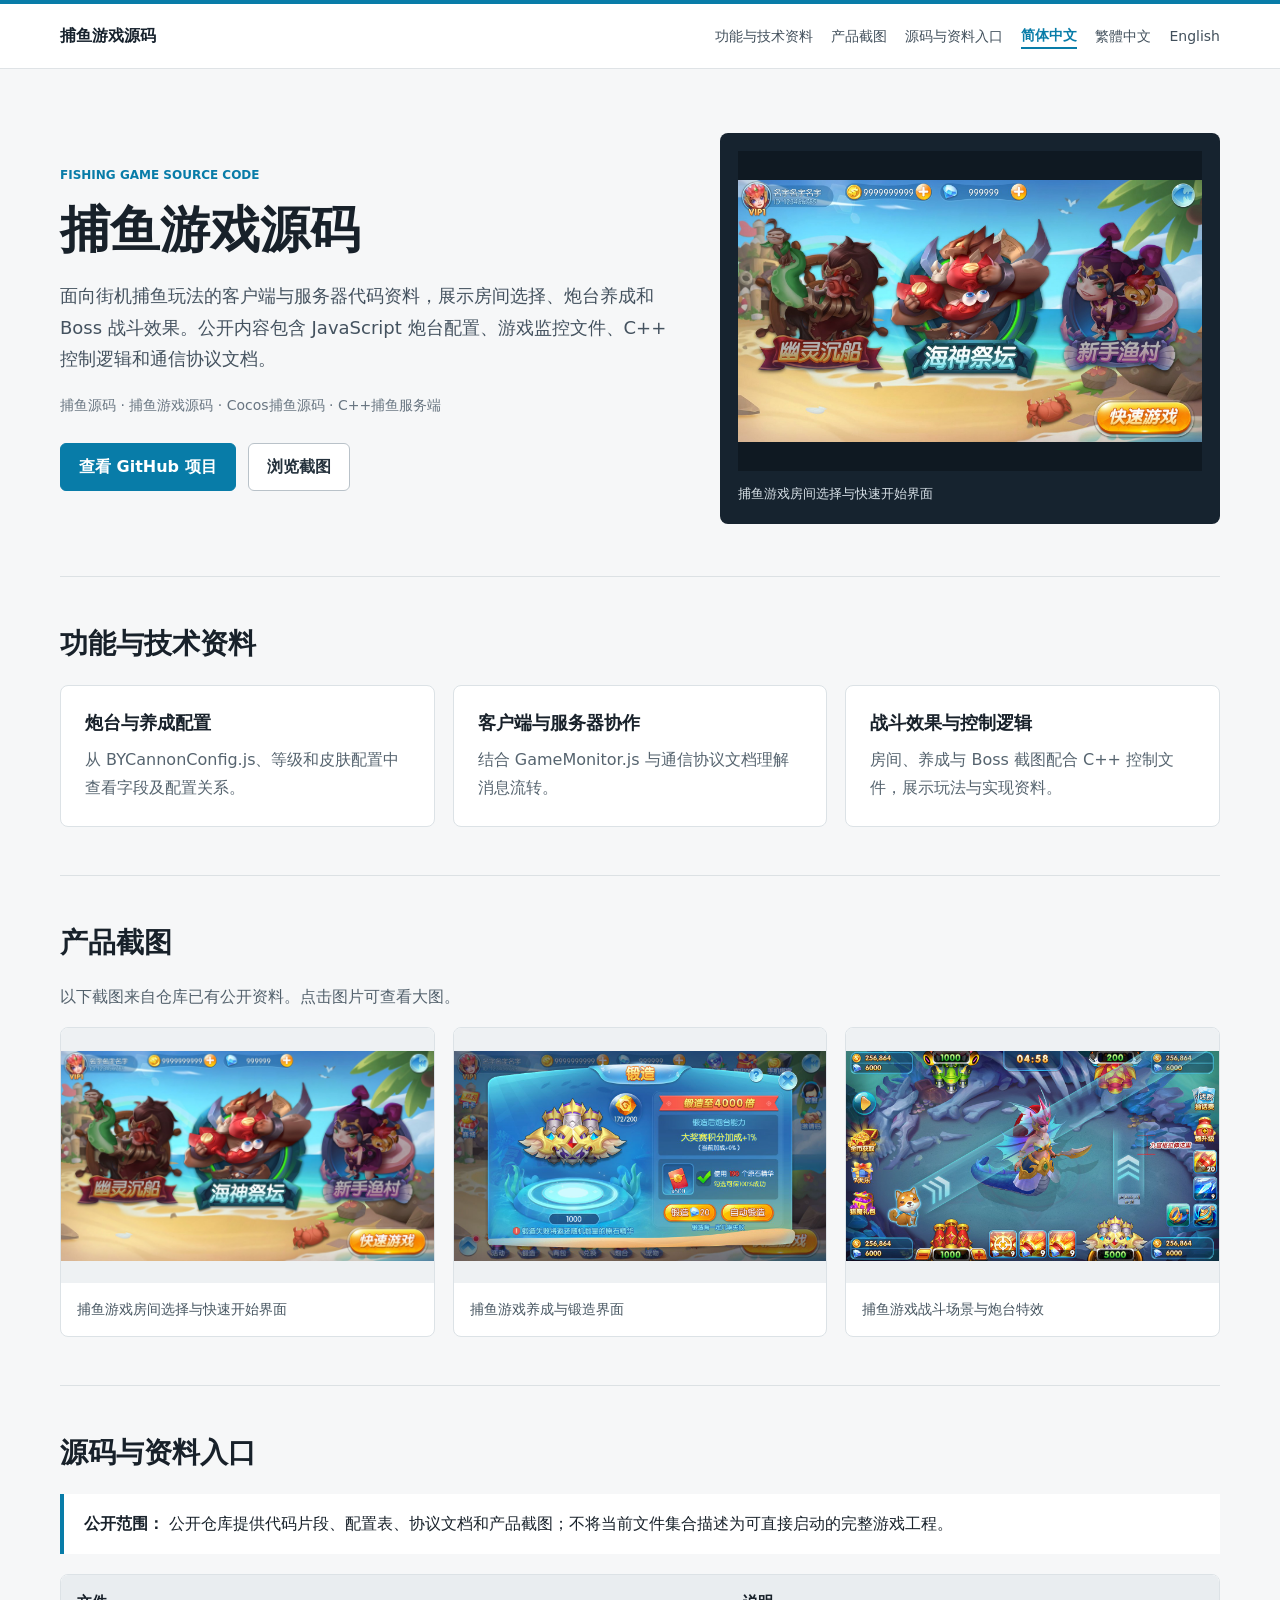
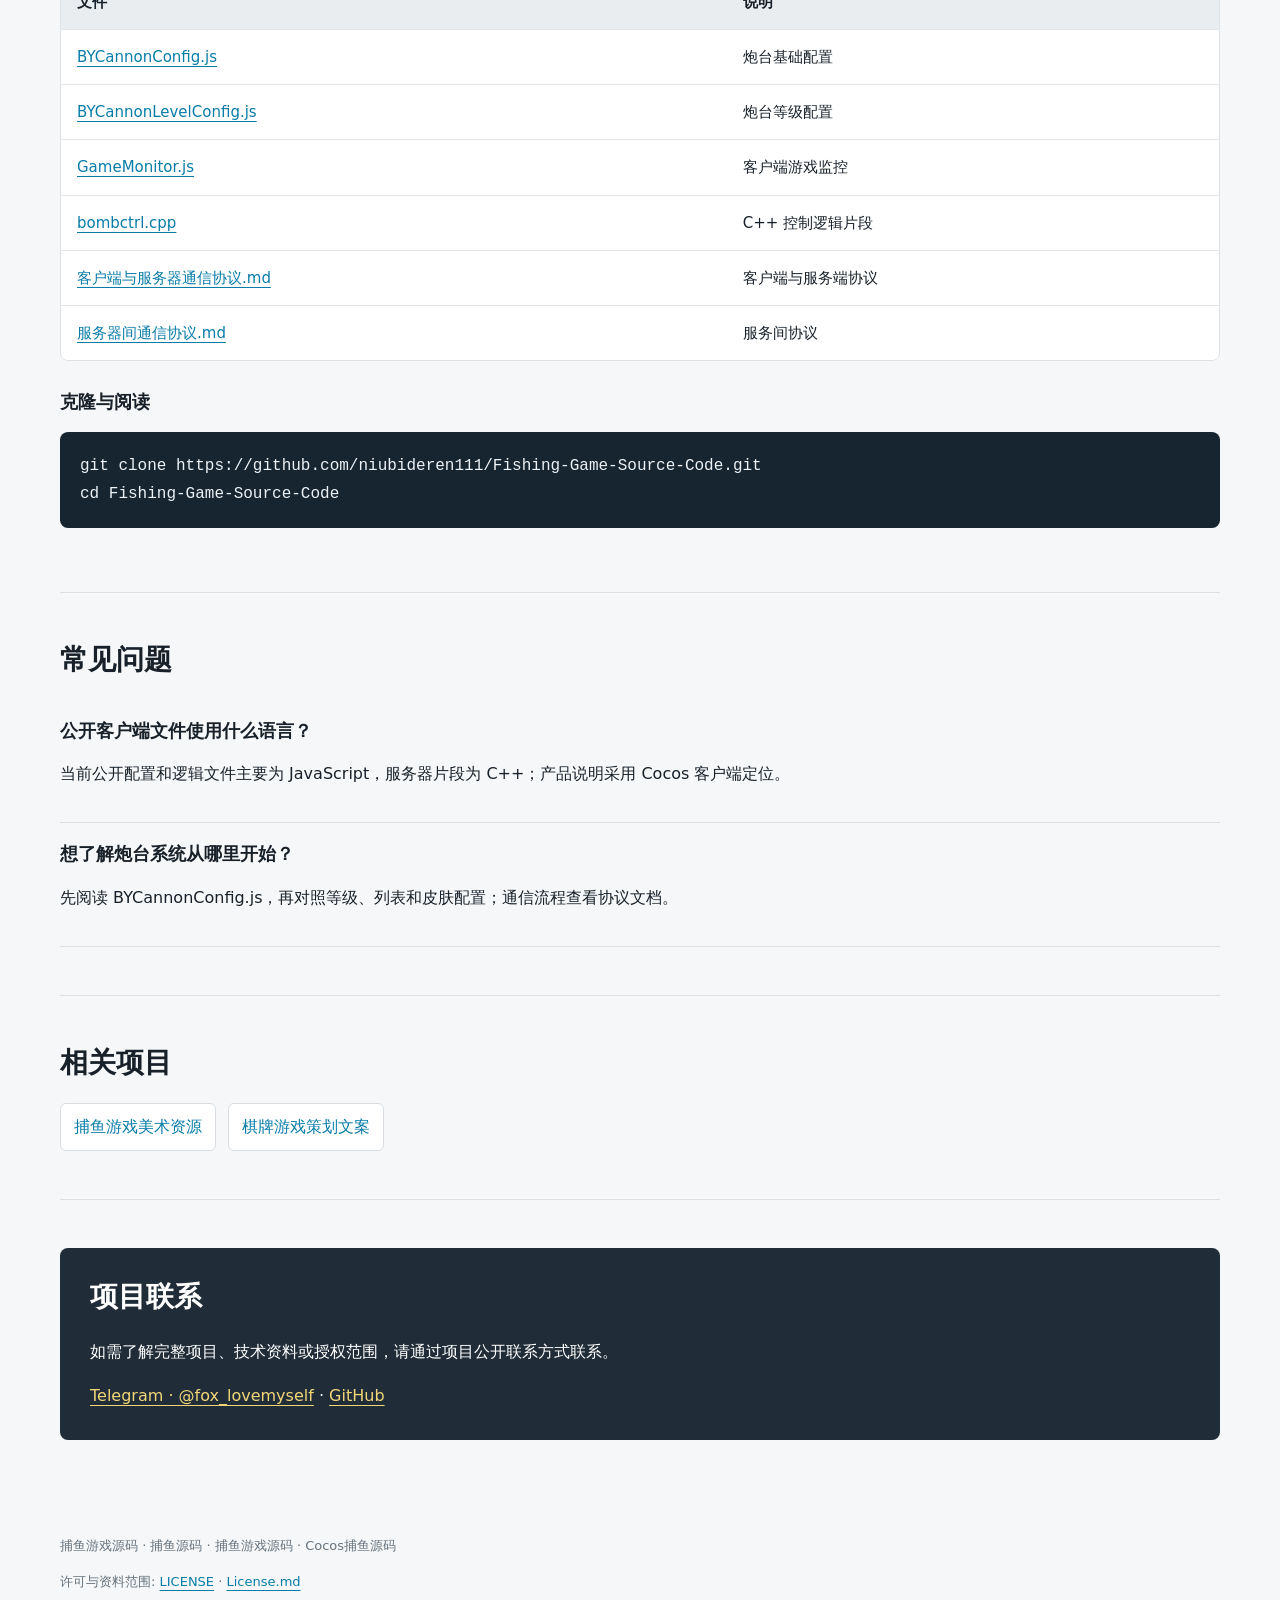
<file: docs/index.html>
<!doctype html>
<html lang="zh-CN"><head><meta charset="utf-8"><meta name="google-site-verification" content="y29XlrgIfKGM8M6WIwiT93UrJ5FDMvJOVFVq2pTYuUk" /><meta name="viewport" content="width=device-width,initial-scale=1">
<title>捕鱼源码｜Cocos 客户端、C++ 服务端与炮台配置</title><meta name="description" content="面向街机捕鱼玩法的客户端与服务器代码资料，展示房间选择、炮台养成和 Boss 战斗效果。公开内容包含 JavaScript 炮台配置、游戏监控文件、C++ 控制逻辑和通信协议文档。"><meta name="robots" content="index,follow,max-image-preview:large">
<link rel="canonical" href="https://niubideren111.github.io/Fishing-Game-Source-Code/"><link rel="alternate" hreflang="zh-CN" href="https://niubideren111.github.io/Fishing-Game-Source-Code/zh-cn/"><link rel="alternate" hreflang="zh-Hant" href="https://niubideren111.github.io/Fishing-Game-Source-Code/zh-tw/"><link rel="alternate" hreflang="en" href="https://niubideren111.github.io/Fishing-Game-Source-Code/en/"><link rel="alternate" hreflang="x-default" href="https://niubideren111.github.io/Fishing-Game-Source-Code/"><meta property="og:type" content="website"><meta property="og:locale" content="zh_CN"><meta property="og:title" content="捕鱼源码｜Cocos 客户端、C++ 服务端与炮台配置"><meta property="og:description" content="面向街机捕鱼玩法的客户端与服务器代码资料，展示房间选择、炮台养成和 Boss 战斗效果。公开内容包含 JavaScript 炮台配置、游戏监控文件、C++ 控制逻辑和通信协议文档。"><meta property="og:url" content="https://niubideren111.github.io/Fishing-Game-Source-Code/"><meta property="og:image" content="https://niubideren111.github.io/Fishing-Game-Source-Code/assets/seo/fishing-game-source-code-01.jpg"><meta name="twitter:card" content="summary_large_image">
<link rel="stylesheet" href="assets/seo/style.css"><script type="application/ld+json">{"@context":"https://schema.org","@type":"CollectionPage","name":"捕鱼源码｜Cocos 客户端、C++ 服务端与炮台配置","description":"面向街机捕鱼玩法的客户端与服务器代码资料，展示房间选择、炮台养成和 Boss 战斗效果。公开内容包含 JavaScript 炮台配置、游戏监控文件、C++ 控制逻辑和通信协议文档。","url":"https://niubideren111.github.io/Fishing-Game-Source-Code/","inLanguage":"zh-CN","image":"https://niubideren111.github.io/Fishing-Game-Source-Code/assets/seo/fishing-game-source-code-01.jpg","mainEntity":{"@type":"SoftwareSourceCode","name":"捕鱼游戏源码","codeRepository":"https://github.com/niubideren111/Fishing-Game-Source-Code","description":"面向街机捕鱼玩法的客户端与服务器代码资料，展示房间选择、炮台养成和 Boss 战斗效果。公开内容包含 JavaScript 炮台配置、游戏监控文件、C++ 控制逻辑和通信协议文档。","programmingLanguage":["javascript","C++"]},"isPartOf":{"@type":"WebSite","name":"Fishing-Game-Source-Code","url":"https://niubideren111.github.io/Fishing-Game-Source-Code/"}}</script></head>
<body style="--accent:#087ca8"><div class="topline"></div><header><div class="wrap nav"><a class="brand" href="./">捕鱼游戏源码</a><div class="navlinks"><a href="#features">功能与技术资料</a><a href="#screenshots">产品截图</a><a href="#files">源码与资料入口</a><span class="languages" aria-label="Language"><a href="zh-cn/" hreflang="zh-CN" aria-current="page">简体中文</a><a href="zh-tw/" hreflang="zh-Hant">繁體中文</a><a href="en/" hreflang="en">English</a></span></div></div></header>
<main class="wrap"><section class="hero"><div><div class="eyebrow">Fishing Game Source Code</div><h1>捕鱼游戏源码</h1><p class="intro">面向街机捕鱼玩法的客户端与服务器代码资料，展示房间选择、炮台养成和 Boss 战斗效果。公开内容包含 JavaScript 炮台配置、游戏监控文件、C++ 控制逻辑和通信协议文档。</p><p class="keyword-line">捕鱼源码 · 捕鱼游戏源码 · Cocos捕鱼源码 · C++捕鱼服务端</p><div class="actions"><a class="button" href="https://github.com/niubideren111/Fishing-Game-Source-Code">查看 GitHub 项目</a><a class="button secondary" href="#screenshots">浏览截图</a></div></div><div class="hero-media"><img src="assets/seo/fishing-game-source-code-01.jpg" alt="捕鱼游戏房间选择与快速开始界面" fetchpriority="high"><p>捕鱼游戏房间选择与快速开始界面</p></div></section>
<section class="section" id="features"><h2>功能与技术资料</h2><div class="grid"><article class="card"><h3>炮台与养成配置</h3><p>从 BYCannonConfig.js、等级和皮肤配置中查看字段及配置关系。</p></article><article class="card"><h3>客户端与服务器协作</h3><p>结合 GameMonitor.js 与通信协议文档理解消息流转。</p></article><article class="card"><h3>战斗效果与控制逻辑</h3><p>房间、养成与 Boss 截图配合 C++ 控制文件，展示玩法与实现资料。</p></article></div></section>
<section class="section" id="screenshots"><h2>产品截图</h2><p class="lede">以下截图来自仓库已有公开资料。点击图片可查看大图。</p><div class="gallery"><figure><a href="assets/seo/fishing-game-source-code-01.jpg" aria-label="捕鱼游戏房间选择与快速开始界面"><img src="assets/seo/fishing-game-source-code-01.jpg" alt="捕鱼游戏房间选择与快速开始界面" loading="lazy" decoding="async"></a><figcaption>捕鱼游戏房间选择与快速开始界面</figcaption></figure><figure><a href="assets/seo/fishing-game-source-code-02.jpg" aria-label="捕鱼游戏养成与锻造界面"><img src="assets/seo/fishing-game-source-code-02.jpg" alt="捕鱼游戏养成与锻造界面" loading="lazy" decoding="async"></a><figcaption>捕鱼游戏养成与锻造界面</figcaption></figure><figure><a href="assets/seo/fishing-game-source-code-03.jpg" aria-label="捕鱼游戏战斗场景与炮台特效"><img src="assets/seo/fishing-game-source-code-03.jpg" alt="捕鱼游戏战斗场景与炮台特效" loading="lazy" decoding="async"></a><figcaption>捕鱼游戏战斗场景与炮台特效</figcaption></figure></div></section>
<section class="section" id="files"><h2>源码与资料入口</h2><p class="scope"><strong>公开范围：</strong> 公开仓库提供代码片段、配置表、协议文档和产品截图；不将当前文件集合描述为可直接启动的完整游戏工程。</p><div class="table-wrap"><table><thead><tr><th>文件</th><th>说明</th></tr></thead><tbody><tr><td><a href="https://github.com/niubideren111/Fishing-Game-Source-Code/blob/main/BYCannonConfig.js">BYCannonConfig.js</a></td><td>炮台基础配置</td></tr><tr><td><a href="https://github.com/niubideren111/Fishing-Game-Source-Code/blob/main/BYCannonLevelConfig.js">BYCannonLevelConfig.js</a></td><td>炮台等级配置</td></tr><tr><td><a href="https://github.com/niubideren111/Fishing-Game-Source-Code/blob/main/GameMonitor.js">GameMonitor.js</a></td><td>客户端游戏监控</td></tr><tr><td><a href="https://github.com/niubideren111/Fishing-Game-Source-Code/blob/main/bombctrl.cpp">bombctrl.cpp</a></td><td>C++ 控制逻辑片段</td></tr><tr><td><a href="https://github.com/niubideren111/Fishing-Game-Source-Code/blob/main/%E5%AE%A2%E6%88%B7%E7%AB%AF%E4%B8%8E%E6%9C%8D%E5%8A%A1%E5%99%A8%E9%80%9A%E4%BF%A1%E5%8D%8F%E8%AE%AE.md">客户端与服务器通信协议.md</a></td><td>客户端与服务端协议</td></tr><tr><td><a href="https://github.com/niubideren111/Fishing-Game-Source-Code/blob/main/%E6%9C%8D%E5%8A%A1%E5%99%A8%E9%97%B4%E9%80%9A%E4%BF%A1%E5%8D%8F%E8%AE%AE.md">服务器间通信协议.md</a></td><td>服务间协议</td></tr></tbody></table></div><h3 style="margin-top:28px">克隆与阅读</h3><pre><code>git clone https://github.com/niubideren111/Fishing-Game-Source-Code.git
cd Fishing-Game-Source-Code</code></pre></section>
<section class="section" id="faq"><h2>常见问题</h2><div class="faq"><article><h3>公开客户端文件使用什么语言？</h3><p>当前公开配置和逻辑文件主要为 JavaScript，服务器片段为 C++；产品说明采用 Cocos 客户端定位。</p></article><article><h3>想了解炮台系统从哪里开始？</h3><p>先阅读 BYCannonConfig.js，再对照等级、列表和皮肤配置；通信流程查看协议文档。</p></article></div></section>
<section class="section"><h2>相关项目</h2><div class="related"><a href="https://github.com/niubideren111/Fishing-Game-Art-Assets">捕鱼游戏美术资源</a><a href="https://github.com/niubideren111/Chess-and-Card-Game-Product-Design-Copy">棋牌游戏策划文案</a></div></section>
<section class="section"><div class="contact"><h2>项目联系</h2><p>如需了解完整项目、技术资料或授权范围，请通过项目公开联系方式联系。</p><a href="https://t.me/fox_lovemyself">Telegram · @fox_lovemyself</a> · <a href="https://github.com/niubideren111/Fishing-Game-Source-Code">GitHub</a></div></section></main>
<footer class="wrap"><p>捕鱼游戏源码 · 捕鱼源码 · 捕鱼游戏源码 · Cocos捕鱼源码</p><p>许可与资料范围: <a href="https://github.com/niubideren111/Fishing-Game-Source-Code/blob/main/LICENSE">LICENSE</a> · <a href="https://github.com/niubideren111/Fishing-Game-Source-Code/blob/main/License.md">License.md</a></p></footer></body></html>
</file>
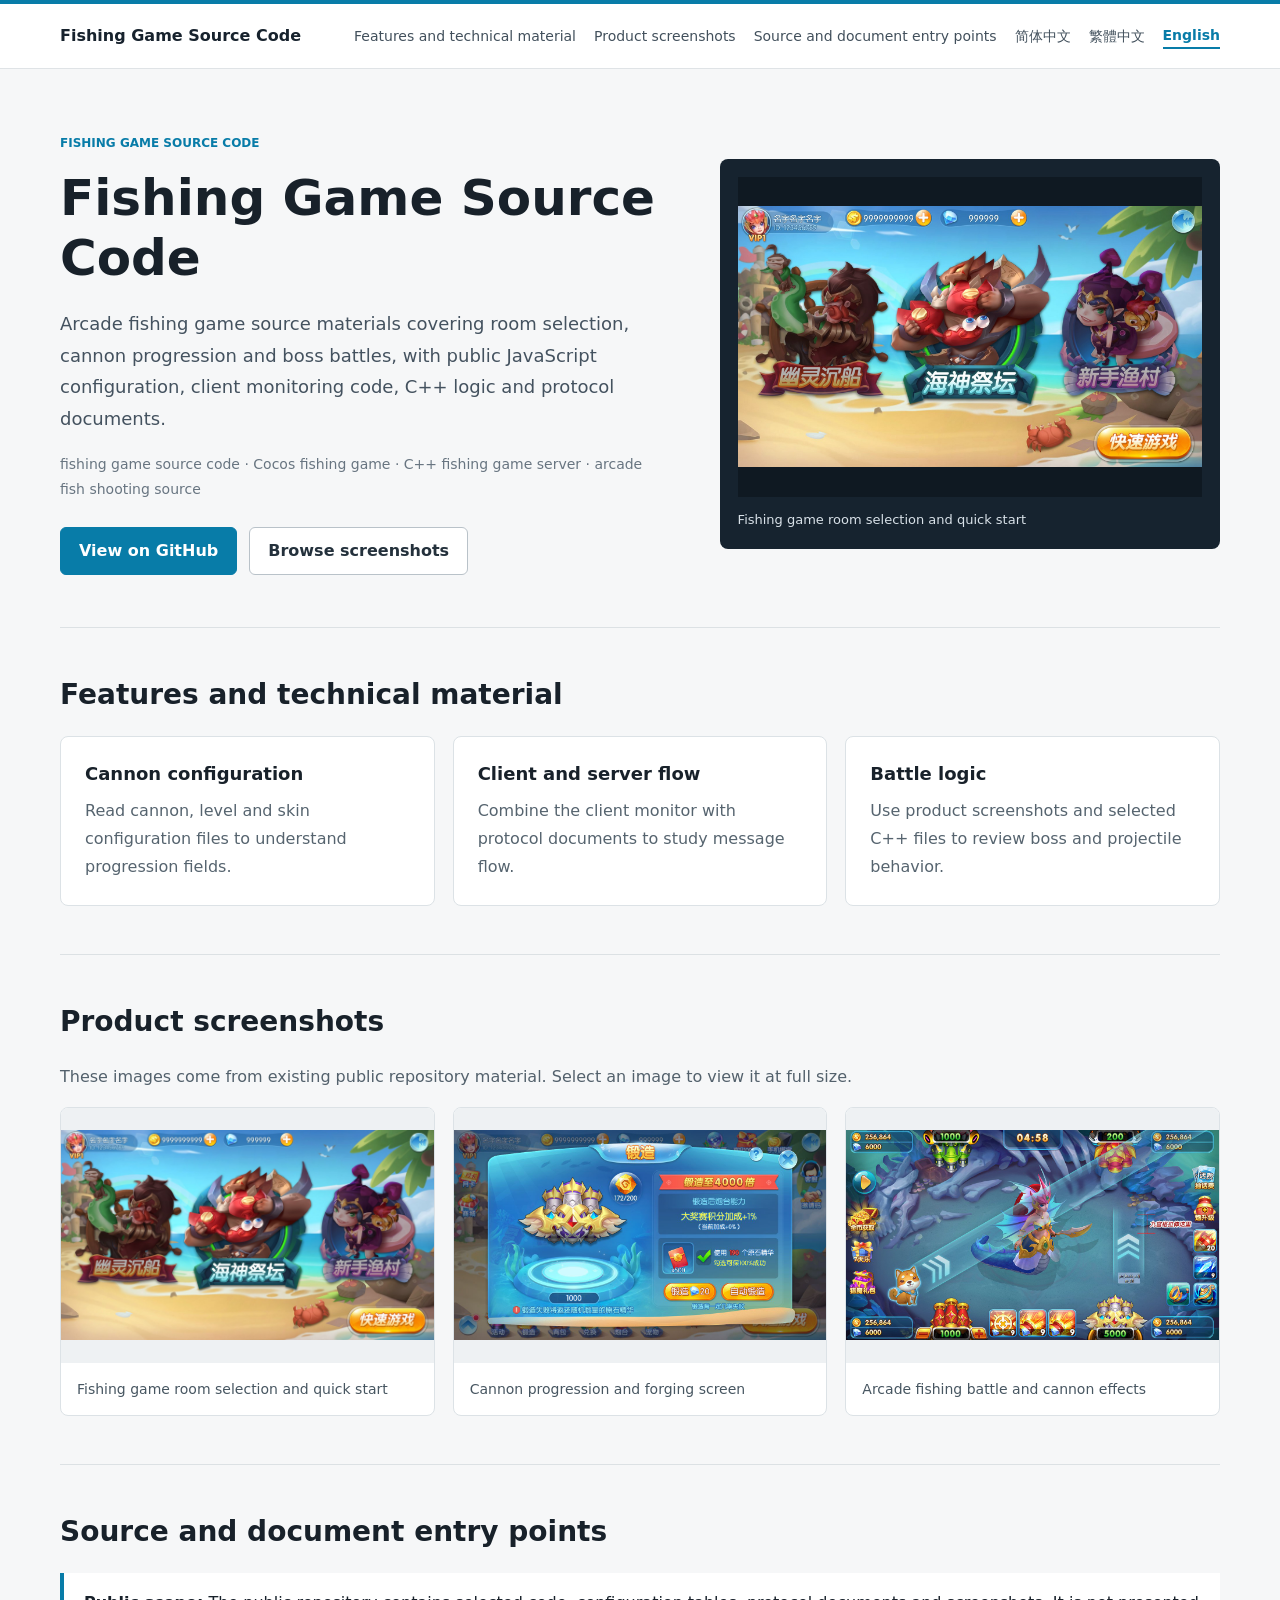
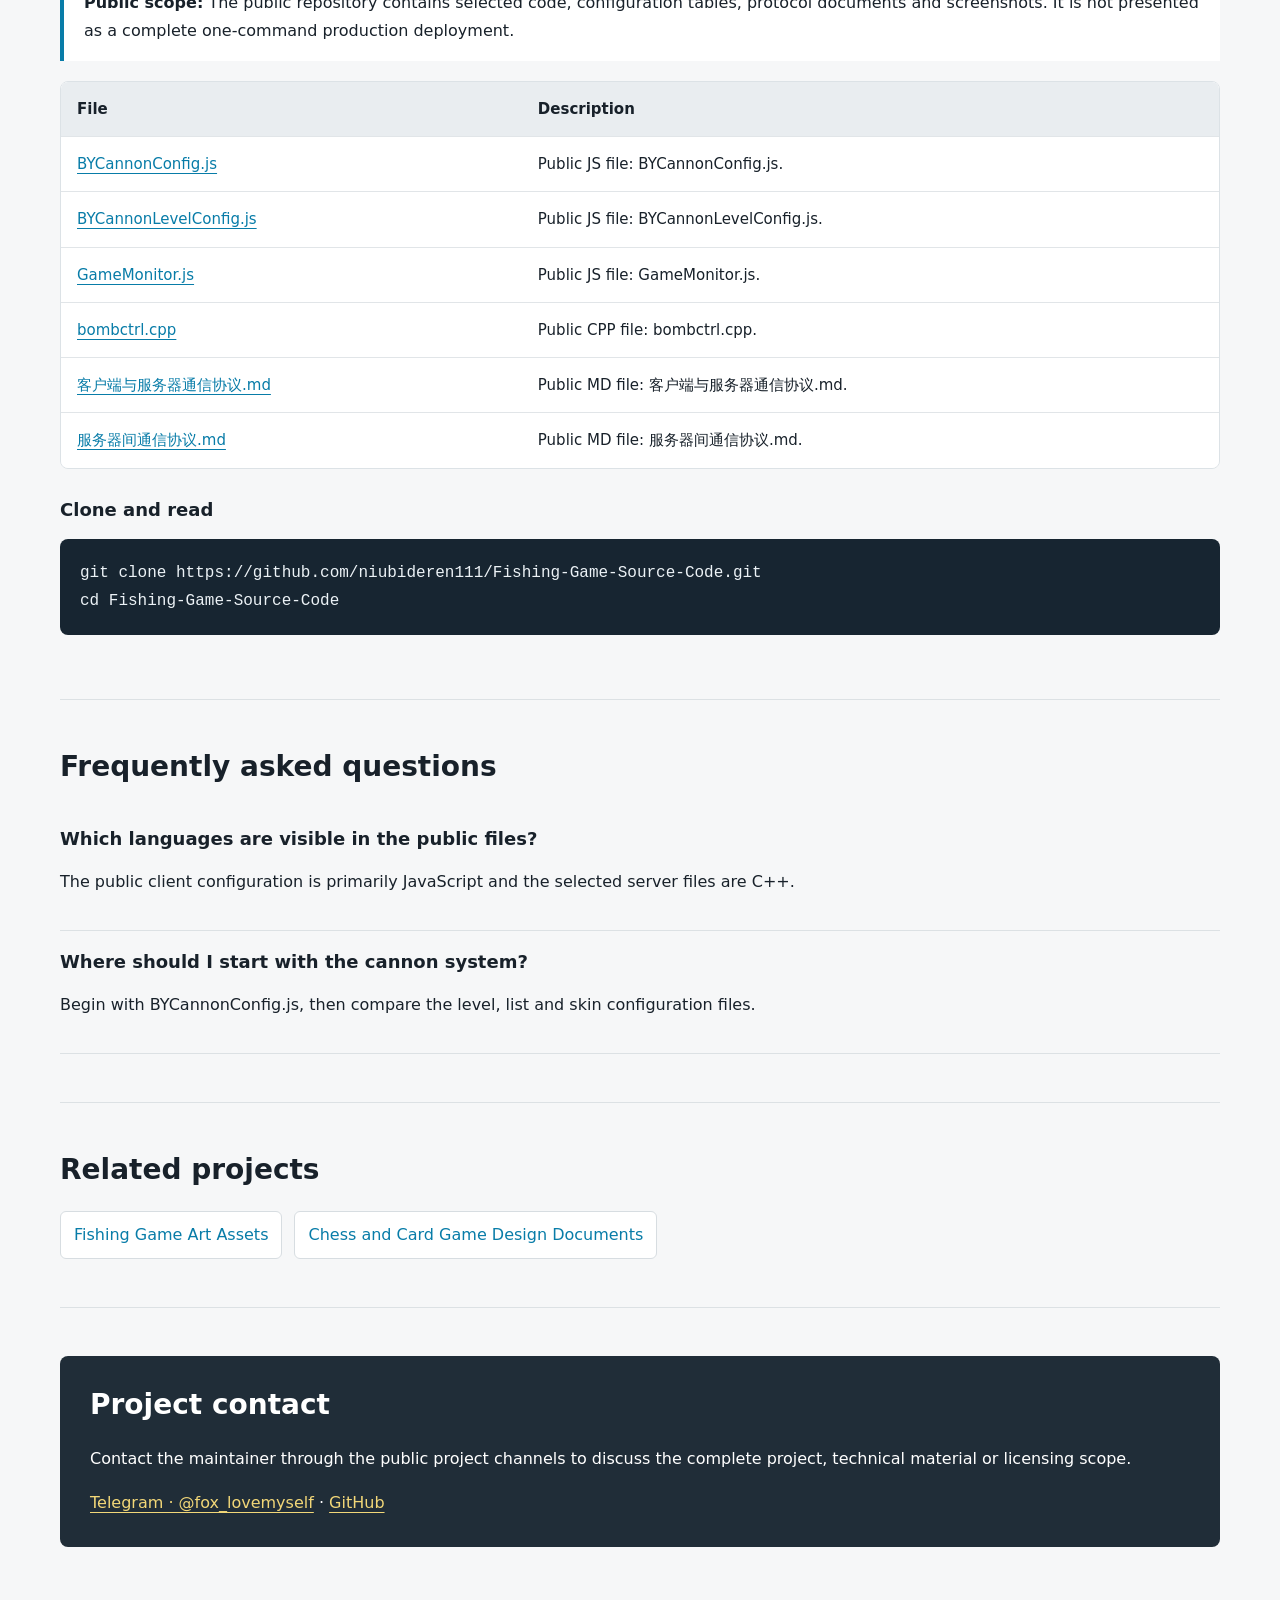
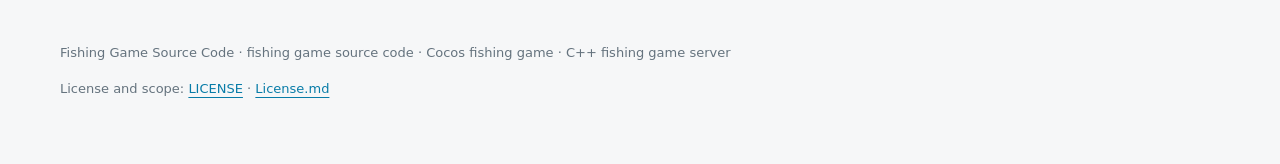
<file: docs/en/index.html>
<!doctype html>
<html lang="en"><head><meta charset="utf-8"><meta name="viewport" content="width=device-width,initial-scale=1">
<title>Fishing Game Source Code | Cocos and C++ Server</title><meta name="description" content="Arcade fishing source code with Cocos JavaScript cannon configs, C++ battle logic, client-server protocols, Boss scenes and gameplay screenshots."><meta name="robots" content="index,follow,max-image-preview:large">
<link rel="canonical" href="https://niubideren111.github.io/Fishing-Game-Source-Code/en/"><link rel="alternate" hreflang="zh-CN" href="https://niubideren111.github.io/Fishing-Game-Source-Code/zh-cn/"><link rel="alternate" hreflang="zh-Hant" href="https://niubideren111.github.io/Fishing-Game-Source-Code/zh-tw/"><link rel="alternate" hreflang="en" href="https://niubideren111.github.io/Fishing-Game-Source-Code/en/"><link rel="alternate" hreflang="x-default" href="https://niubideren111.github.io/Fishing-Game-Source-Code/"><meta property="og:type" content="website"><meta property="og:locale" content="en_US"><meta property="og:title" content="Fishing Game Source Code | Cocos and C++ Server"><meta property="og:description" content="Arcade fishing source code with Cocos JavaScript cannon configs, C++ battle logic, client-server protocols, Boss scenes and gameplay screenshots."><meta property="og:url" content="https://niubideren111.github.io/Fishing-Game-Source-Code/en/"><meta property="og:image" content="https://niubideren111.github.io/Fishing-Game-Source-Code/assets/seo/fishing-game-source-code-01.jpg"><meta name="twitter:card" content="summary_large_image">
<link rel="stylesheet" href="../assets/seo/style.css"><script type="application/ld+json">{"@context":"https://schema.org","@type":"CollectionPage","name":"Fishing Game Source Code | Cocos and C++ Server","description":"Arcade fishing source code with Cocos JavaScript cannon configs, C++ battle logic, client-server protocols, Boss scenes and gameplay screenshots.","url":"https://niubideren111.github.io/Fishing-Game-Source-Code/en/","inLanguage":"en","image":"https://niubideren111.github.io/Fishing-Game-Source-Code/assets/seo/fishing-game-source-code-01.jpg","mainEntity":{"@type":"SoftwareSourceCode","name":"Fishing Game Source Code","codeRepository":"https://github.com/niubideren111/Fishing-Game-Source-Code","description":"Arcade fishing source code with Cocos JavaScript cannon configs, C++ battle logic, client-server protocols, Boss scenes and gameplay screenshots.","programmingLanguage":["javascript","C++"]},"isPartOf":{"@type":"WebSite","name":"Fishing-Game-Source-Code","url":"https://niubideren111.github.io/Fishing-Game-Source-Code/"}}</script></head>
<body style="--accent:#087ca8"><div class="topline"></div><header><div class="wrap nav"><a class="brand" href="../">Fishing Game Source Code</a><div class="navlinks"><a href="#features">Features and technical material</a><a href="#screenshots">Product screenshots</a><a href="#files">Source and document entry points</a><span class="languages" aria-label="Language"><a href="../zh-cn/" hreflang="zh-CN">简体中文</a><a href="../zh-tw/" hreflang="zh-Hant">繁體中文</a><a href="../en/" hreflang="en" aria-current="page">English</a></span></div></div></header>
<main class="wrap"><section class="hero"><div><div class="eyebrow">fishing game source code</div><h1>Fishing Game Source Code</h1><p class="intro">Arcade fishing game source materials covering room selection, cannon progression and boss battles, with public JavaScript configuration, client monitoring code, C++ logic and protocol documents.</p><p class="keyword-line">fishing game source code · Cocos fishing game · C++ fishing game server · arcade fish shooting source</p><div class="actions"><a class="button" href="https://github.com/niubideren111/Fishing-Game-Source-Code">View on GitHub</a><a class="button secondary" href="#screenshots">Browse screenshots</a></div></div><div class="hero-media"><img src="../assets/seo/fishing-game-source-code-01.jpg" alt="Fishing game room selection and quick start" fetchpriority="high"><p>Fishing game room selection and quick start</p></div></section>
<section class="section" id="features"><h2>Features and technical material</h2><div class="grid"><article class="card"><h3>Cannon configuration</h3><p>Read cannon, level and skin configuration files to understand progression fields.</p></article><article class="card"><h3>Client and server flow</h3><p>Combine the client monitor with protocol documents to study message flow.</p></article><article class="card"><h3>Battle logic</h3><p>Use product screenshots and selected C++ files to review boss and projectile behavior.</p></article></div></section>
<section class="section" id="screenshots"><h2>Product screenshots</h2><p class="lede">These images come from existing public repository material. Select an image to view it at full size.</p><div class="gallery"><figure><a href="../assets/seo/fishing-game-source-code-01.jpg" aria-label="Fishing game room selection and quick start"><img src="../assets/seo/fishing-game-source-code-01.jpg" alt="Fishing game room selection and quick start" loading="lazy" decoding="async"></a><figcaption>Fishing game room selection and quick start</figcaption></figure><figure><a href="../assets/seo/fishing-game-source-code-02.jpg" aria-label="Cannon progression and forging screen"><img src="../assets/seo/fishing-game-source-code-02.jpg" alt="Cannon progression and forging screen" loading="lazy" decoding="async"></a><figcaption>Cannon progression and forging screen</figcaption></figure><figure><a href="../assets/seo/fishing-game-source-code-03.jpg" aria-label="Arcade fishing battle and cannon effects"><img src="../assets/seo/fishing-game-source-code-03.jpg" alt="Arcade fishing battle and cannon effects" loading="lazy" decoding="async"></a><figcaption>Arcade fishing battle and cannon effects</figcaption></figure></div></section>
<section class="section" id="files"><h2>Source and document entry points</h2><p class="scope"><strong>Public scope:</strong> The public repository contains selected code, configuration tables, protocol documents and screenshots. It is not presented as a complete one-command production deployment.</p><div class="table-wrap"><table><thead><tr><th>File</th><th>Description</th></tr></thead><tbody><tr><td><a href="https://github.com/niubideren111/Fishing-Game-Source-Code/blob/main/BYCannonConfig.js">BYCannonConfig.js</a></td><td>Public JS file: BYCannonConfig.js.</td></tr><tr><td><a href="https://github.com/niubideren111/Fishing-Game-Source-Code/blob/main/BYCannonLevelConfig.js">BYCannonLevelConfig.js</a></td><td>Public JS file: BYCannonLevelConfig.js.</td></tr><tr><td><a href="https://github.com/niubideren111/Fishing-Game-Source-Code/blob/main/GameMonitor.js">GameMonitor.js</a></td><td>Public JS file: GameMonitor.js.</td></tr><tr><td><a href="https://github.com/niubideren111/Fishing-Game-Source-Code/blob/main/bombctrl.cpp">bombctrl.cpp</a></td><td>Public CPP file: bombctrl.cpp.</td></tr><tr><td><a href="https://github.com/niubideren111/Fishing-Game-Source-Code/blob/main/%E5%AE%A2%E6%88%B7%E7%AB%AF%E4%B8%8E%E6%9C%8D%E5%8A%A1%E5%99%A8%E9%80%9A%E4%BF%A1%E5%8D%8F%E8%AE%AE.md">客户端与服务器通信协议.md</a></td><td>Public MD file: 客户端与服务器通信协议.md.</td></tr><tr><td><a href="https://github.com/niubideren111/Fishing-Game-Source-Code/blob/main/%E6%9C%8D%E5%8A%A1%E5%99%A8%E9%97%B4%E9%80%9A%E4%BF%A1%E5%8D%8F%E8%AE%AE.md">服务器间通信协议.md</a></td><td>Public MD file: 服务器间通信协议.md.</td></tr></tbody></table></div><h3 style="margin-top:28px">Clone and read</h3><pre><code>git clone https://github.com/niubideren111/Fishing-Game-Source-Code.git
cd Fishing-Game-Source-Code</code></pre></section>
<section class="section" id="faq"><h2>Frequently asked questions</h2><div class="faq"><article><h3>Which languages are visible in the public files?</h3><p>The public client configuration is primarily JavaScript and the selected server files are C++.</p></article><article><h3>Where should I start with the cannon system?</h3><p>Begin with BYCannonConfig.js, then compare the level, list and skin configuration files.</p></article></div></section>
<section class="section"><h2>Related projects</h2><div class="related"><a href="https://github.com/niubideren111/Fishing-Game-Art-Assets">Fishing Game Art Assets</a><a href="https://github.com/niubideren111/Chess-and-Card-Game-Product-Design-Copy">Chess and Card Game Design Documents</a></div></section>
<section class="section"><div class="contact"><h2>Project contact</h2><p>Contact the maintainer through the public project channels to discuss the complete project, technical material or licensing scope.</p><a href="https://t.me/fox_lovemyself">Telegram · @fox_lovemyself</a> · <a href="https://github.com/niubideren111/Fishing-Game-Source-Code">GitHub</a></div></section></main>
<footer class="wrap"><p>Fishing Game Source Code · fishing game source code · Cocos fishing game · C++ fishing game server</p><p>License and scope: <a href="https://github.com/niubideren111/Fishing-Game-Source-Code/blob/main/LICENSE">LICENSE</a> · <a href="https://github.com/niubideren111/Fishing-Game-Source-Code/blob/main/License.md">License.md</a></p></footer></body></html>
</file>
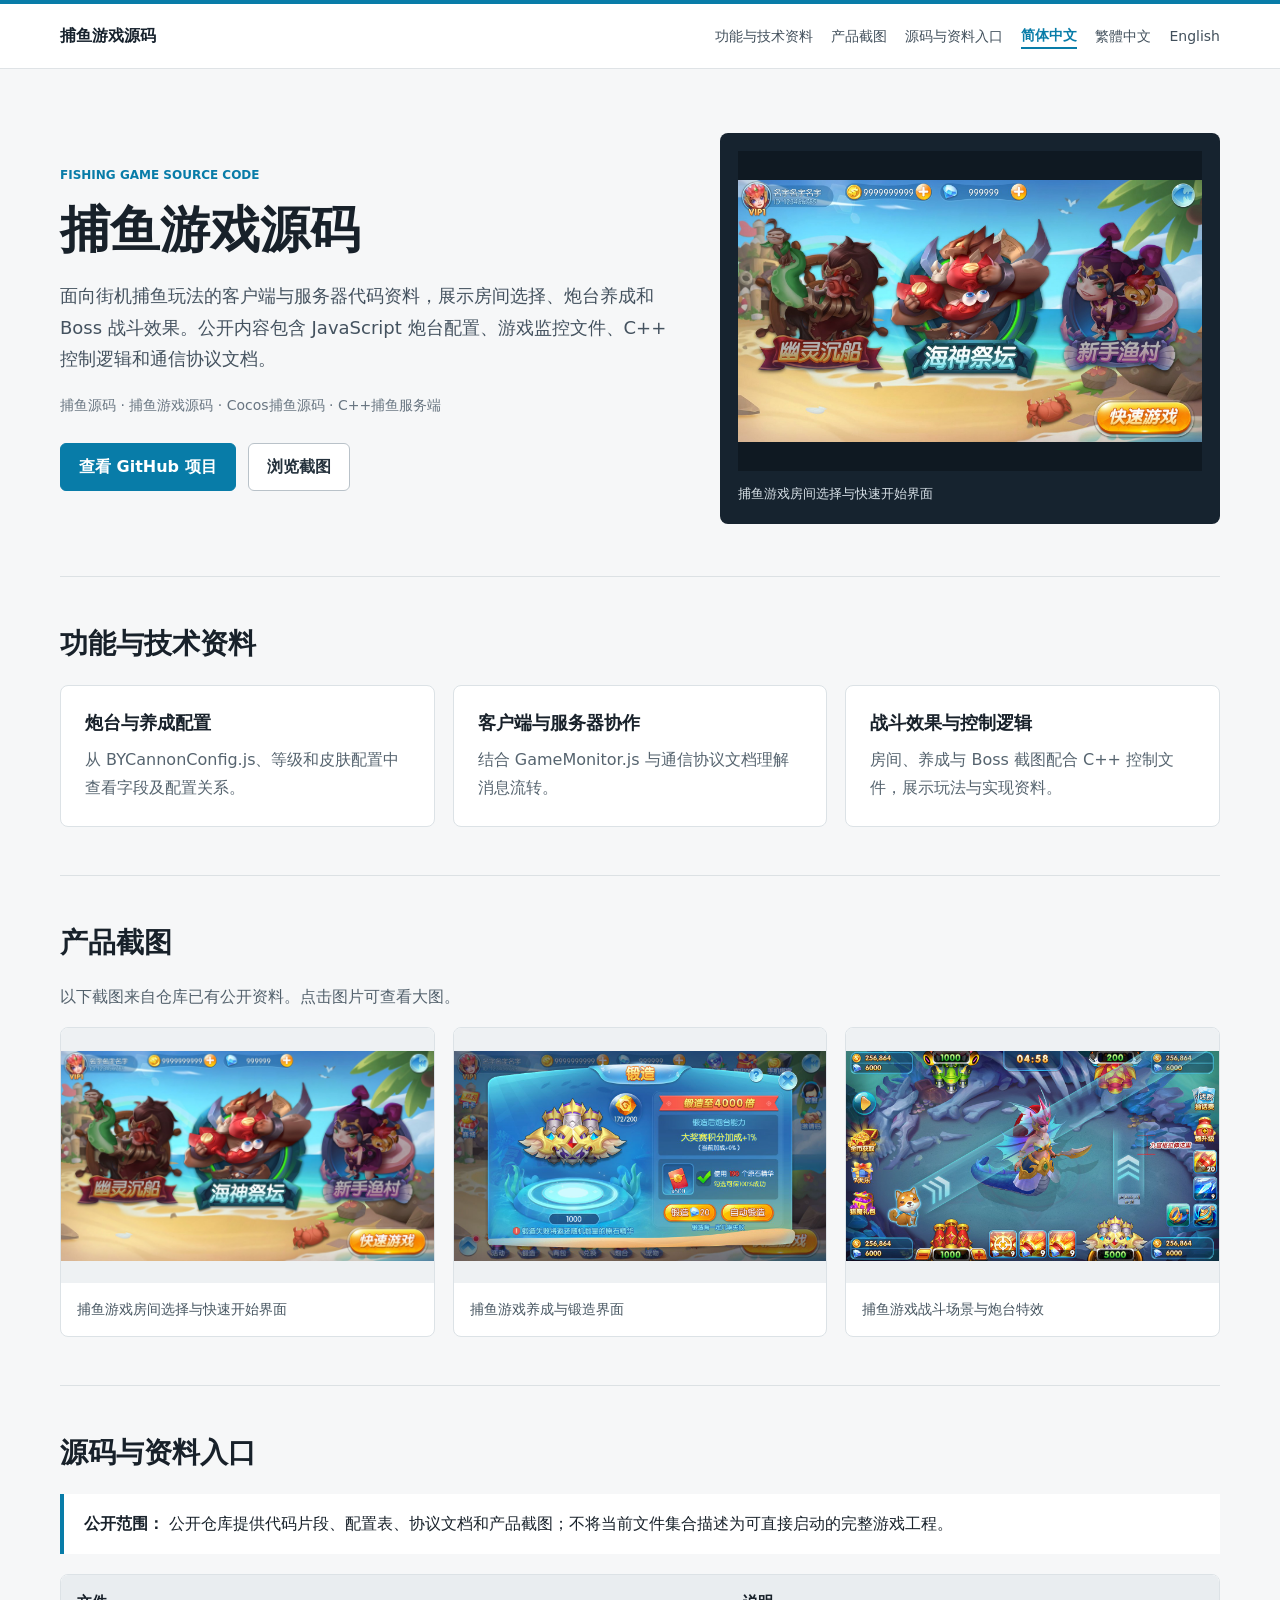
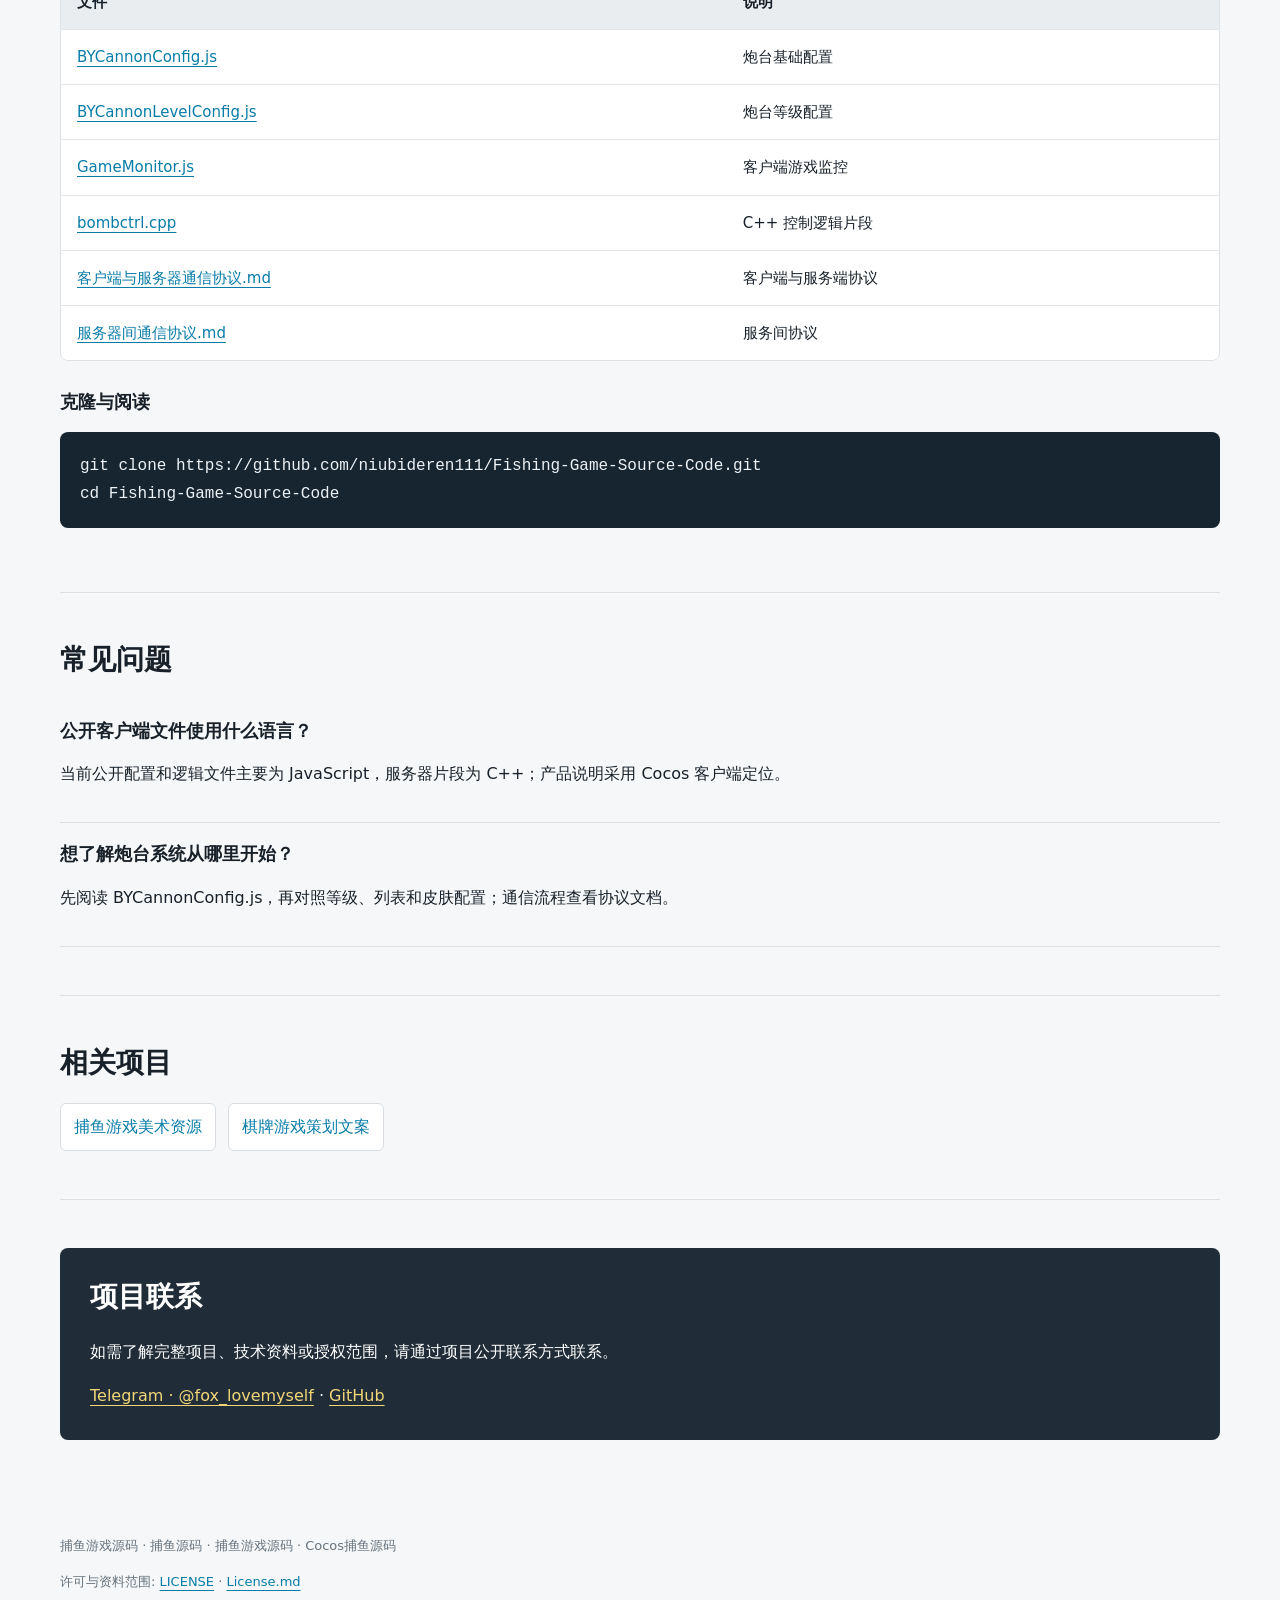
<file: docs/zh-cn/index.html>
<!doctype html>
<html lang="zh-CN"><head><meta charset="utf-8"><meta name="viewport" content="width=device-width,initial-scale=1">
<title>捕鱼源码｜Cocos 客户端、C++ 服务端与炮台配置</title><meta name="description" content="面向街机捕鱼玩法的客户端与服务器代码资料，展示房间选择、炮台养成和 Boss 战斗效果。公开内容包含 JavaScript 炮台配置、游戏监控文件、C++ 控制逻辑和通信协议文档。"><meta name="robots" content="index,follow,max-image-preview:large">
<link rel="canonical" href="https://niubideren111.github.io/Fishing-Game-Source-Code/zh-cn/"><link rel="alternate" hreflang="zh-CN" href="https://niubideren111.github.io/Fishing-Game-Source-Code/zh-cn/"><link rel="alternate" hreflang="zh-Hant" href="https://niubideren111.github.io/Fishing-Game-Source-Code/zh-tw/"><link rel="alternate" hreflang="en" href="https://niubideren111.github.io/Fishing-Game-Source-Code/en/"><link rel="alternate" hreflang="x-default" href="https://niubideren111.github.io/Fishing-Game-Source-Code/"><meta property="og:type" content="website"><meta property="og:locale" content="zh_CN"><meta property="og:title" content="捕鱼源码｜Cocos 客户端、C++ 服务端与炮台配置"><meta property="og:description" content="面向街机捕鱼玩法的客户端与服务器代码资料，展示房间选择、炮台养成和 Boss 战斗效果。公开内容包含 JavaScript 炮台配置、游戏监控文件、C++ 控制逻辑和通信协议文档。"><meta property="og:url" content="https://niubideren111.github.io/Fishing-Game-Source-Code/zh-cn/"><meta property="og:image" content="https://niubideren111.github.io/Fishing-Game-Source-Code/assets/seo/fishing-game-source-code-01.jpg"><meta name="twitter:card" content="summary_large_image">
<link rel="stylesheet" href="../assets/seo/style.css"><script type="application/ld+json">{"@context":"https://schema.org","@type":"CollectionPage","name":"捕鱼源码｜Cocos 客户端、C++ 服务端与炮台配置","description":"面向街机捕鱼玩法的客户端与服务器代码资料，展示房间选择、炮台养成和 Boss 战斗效果。公开内容包含 JavaScript 炮台配置、游戏监控文件、C++ 控制逻辑和通信协议文档。","url":"https://niubideren111.github.io/Fishing-Game-Source-Code/zh-cn/","inLanguage":"zh-CN","image":"https://niubideren111.github.io/Fishing-Game-Source-Code/assets/seo/fishing-game-source-code-01.jpg","mainEntity":{"@type":"SoftwareSourceCode","name":"捕鱼游戏源码","codeRepository":"https://github.com/niubideren111/Fishing-Game-Source-Code","description":"面向街机捕鱼玩法的客户端与服务器代码资料，展示房间选择、炮台养成和 Boss 战斗效果。公开内容包含 JavaScript 炮台配置、游戏监控文件、C++ 控制逻辑和通信协议文档。","programmingLanguage":["javascript","C++"]},"isPartOf":{"@type":"WebSite","name":"Fishing-Game-Source-Code","url":"https://niubideren111.github.io/Fishing-Game-Source-Code/"}}</script></head>
<body style="--accent:#087ca8"><div class="topline"></div><header><div class="wrap nav"><a class="brand" href="../">捕鱼游戏源码</a><div class="navlinks"><a href="#features">功能与技术资料</a><a href="#screenshots">产品截图</a><a href="#files">源码与资料入口</a><span class="languages" aria-label="Language"><a href="../zh-cn/" hreflang="zh-CN" aria-current="page">简体中文</a><a href="../zh-tw/" hreflang="zh-Hant">繁體中文</a><a href="../en/" hreflang="en">English</a></span></div></div></header>
<main class="wrap"><section class="hero"><div><div class="eyebrow">Fishing Game Source Code</div><h1>捕鱼游戏源码</h1><p class="intro">面向街机捕鱼玩法的客户端与服务器代码资料，展示房间选择、炮台养成和 Boss 战斗效果。公开内容包含 JavaScript 炮台配置、游戏监控文件、C++ 控制逻辑和通信协议文档。</p><p class="keyword-line">捕鱼源码 · 捕鱼游戏源码 · Cocos捕鱼源码 · C++捕鱼服务端</p><div class="actions"><a class="button" href="https://github.com/niubideren111/Fishing-Game-Source-Code">查看 GitHub 项目</a><a class="button secondary" href="#screenshots">浏览截图</a></div></div><div class="hero-media"><img src="../assets/seo/fishing-game-source-code-01.jpg" alt="捕鱼游戏房间选择与快速开始界面" fetchpriority="high"><p>捕鱼游戏房间选择与快速开始界面</p></div></section>
<section class="section" id="features"><h2>功能与技术资料</h2><div class="grid"><article class="card"><h3>炮台与养成配置</h3><p>从 BYCannonConfig.js、等级和皮肤配置中查看字段及配置关系。</p></article><article class="card"><h3>客户端与服务器协作</h3><p>结合 GameMonitor.js 与通信协议文档理解消息流转。</p></article><article class="card"><h3>战斗效果与控制逻辑</h3><p>房间、养成与 Boss 截图配合 C++ 控制文件，展示玩法与实现资料。</p></article></div></section>
<section class="section" id="screenshots"><h2>产品截图</h2><p class="lede">以下截图来自仓库已有公开资料。点击图片可查看大图。</p><div class="gallery"><figure><a href="../assets/seo/fishing-game-source-code-01.jpg" aria-label="捕鱼游戏房间选择与快速开始界面"><img src="../assets/seo/fishing-game-source-code-01.jpg" alt="捕鱼游戏房间选择与快速开始界面" loading="lazy" decoding="async"></a><figcaption>捕鱼游戏房间选择与快速开始界面</figcaption></figure><figure><a href="../assets/seo/fishing-game-source-code-02.jpg" aria-label="捕鱼游戏养成与锻造界面"><img src="../assets/seo/fishing-game-source-code-02.jpg" alt="捕鱼游戏养成与锻造界面" loading="lazy" decoding="async"></a><figcaption>捕鱼游戏养成与锻造界面</figcaption></figure><figure><a href="../assets/seo/fishing-game-source-code-03.jpg" aria-label="捕鱼游戏战斗场景与炮台特效"><img src="../assets/seo/fishing-game-source-code-03.jpg" alt="捕鱼游戏战斗场景与炮台特效" loading="lazy" decoding="async"></a><figcaption>捕鱼游戏战斗场景与炮台特效</figcaption></figure></div></section>
<section class="section" id="files"><h2>源码与资料入口</h2><p class="scope"><strong>公开范围：</strong> 公开仓库提供代码片段、配置表、协议文档和产品截图；不将当前文件集合描述为可直接启动的完整游戏工程。</p><div class="table-wrap"><table><thead><tr><th>文件</th><th>说明</th></tr></thead><tbody><tr><td><a href="https://github.com/niubideren111/Fishing-Game-Source-Code/blob/main/BYCannonConfig.js">BYCannonConfig.js</a></td><td>炮台基础配置</td></tr><tr><td><a href="https://github.com/niubideren111/Fishing-Game-Source-Code/blob/main/BYCannonLevelConfig.js">BYCannonLevelConfig.js</a></td><td>炮台等级配置</td></tr><tr><td><a href="https://github.com/niubideren111/Fishing-Game-Source-Code/blob/main/GameMonitor.js">GameMonitor.js</a></td><td>客户端游戏监控</td></tr><tr><td><a href="https://github.com/niubideren111/Fishing-Game-Source-Code/blob/main/bombctrl.cpp">bombctrl.cpp</a></td><td>C++ 控制逻辑片段</td></tr><tr><td><a href="https://github.com/niubideren111/Fishing-Game-Source-Code/blob/main/%E5%AE%A2%E6%88%B7%E7%AB%AF%E4%B8%8E%E6%9C%8D%E5%8A%A1%E5%99%A8%E9%80%9A%E4%BF%A1%E5%8D%8F%E8%AE%AE.md">客户端与服务器通信协议.md</a></td><td>客户端与服务端协议</td></tr><tr><td><a href="https://github.com/niubideren111/Fishing-Game-Source-Code/blob/main/%E6%9C%8D%E5%8A%A1%E5%99%A8%E9%97%B4%E9%80%9A%E4%BF%A1%E5%8D%8F%E8%AE%AE.md">服务器间通信协议.md</a></td><td>服务间协议</td></tr></tbody></table></div><h3 style="margin-top:28px">克隆与阅读</h3><pre><code>git clone https://github.com/niubideren111/Fishing-Game-Source-Code.git
cd Fishing-Game-Source-Code</code></pre></section>
<section class="section" id="faq"><h2>常见问题</h2><div class="faq"><article><h3>公开客户端文件使用什么语言？</h3><p>当前公开配置和逻辑文件主要为 JavaScript，服务器片段为 C++；产品说明采用 Cocos 客户端定位。</p></article><article><h3>想了解炮台系统从哪里开始？</h3><p>先阅读 BYCannonConfig.js，再对照等级、列表和皮肤配置；通信流程查看协议文档。</p></article></div></section>
<section class="section"><h2>相关项目</h2><div class="related"><a href="https://github.com/niubideren111/Fishing-Game-Art-Assets">捕鱼游戏美术资源</a><a href="https://github.com/niubideren111/Chess-and-Card-Game-Product-Design-Copy">棋牌游戏策划文案</a></div></section>
<section class="section"><div class="contact"><h2>项目联系</h2><p>如需了解完整项目、技术资料或授权范围，请通过项目公开联系方式联系。</p><a href="https://t.me/fox_lovemyself">Telegram · @fox_lovemyself</a> · <a href="https://github.com/niubideren111/Fishing-Game-Source-Code">GitHub</a></div></section></main>
<footer class="wrap"><p>捕鱼游戏源码 · 捕鱼源码 · 捕鱼游戏源码 · Cocos捕鱼源码</p><p>许可与资料范围: <a href="https://github.com/niubideren111/Fishing-Game-Source-Code/blob/main/LICENSE">LICENSE</a> · <a href="https://github.com/niubideren111/Fishing-Game-Source-Code/blob/main/License.md">License.md</a></p></footer></body></html>
</file>
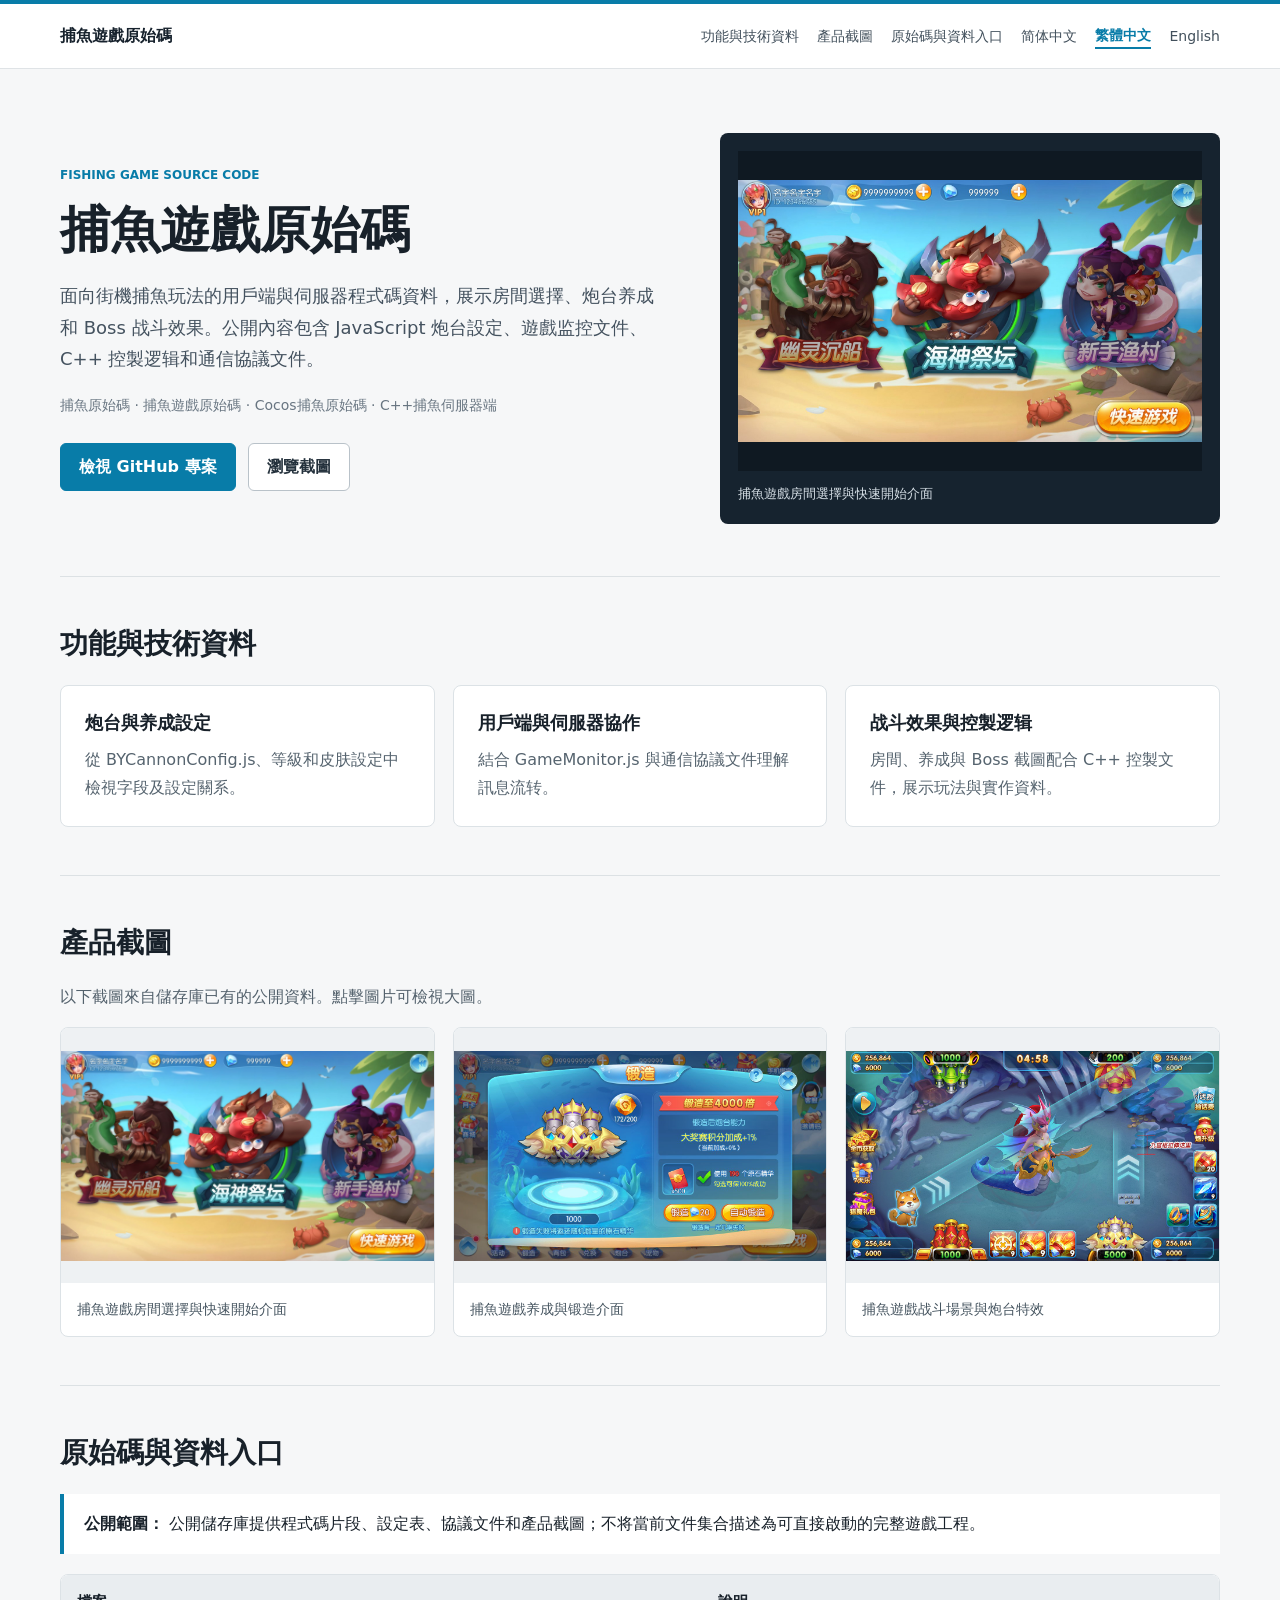
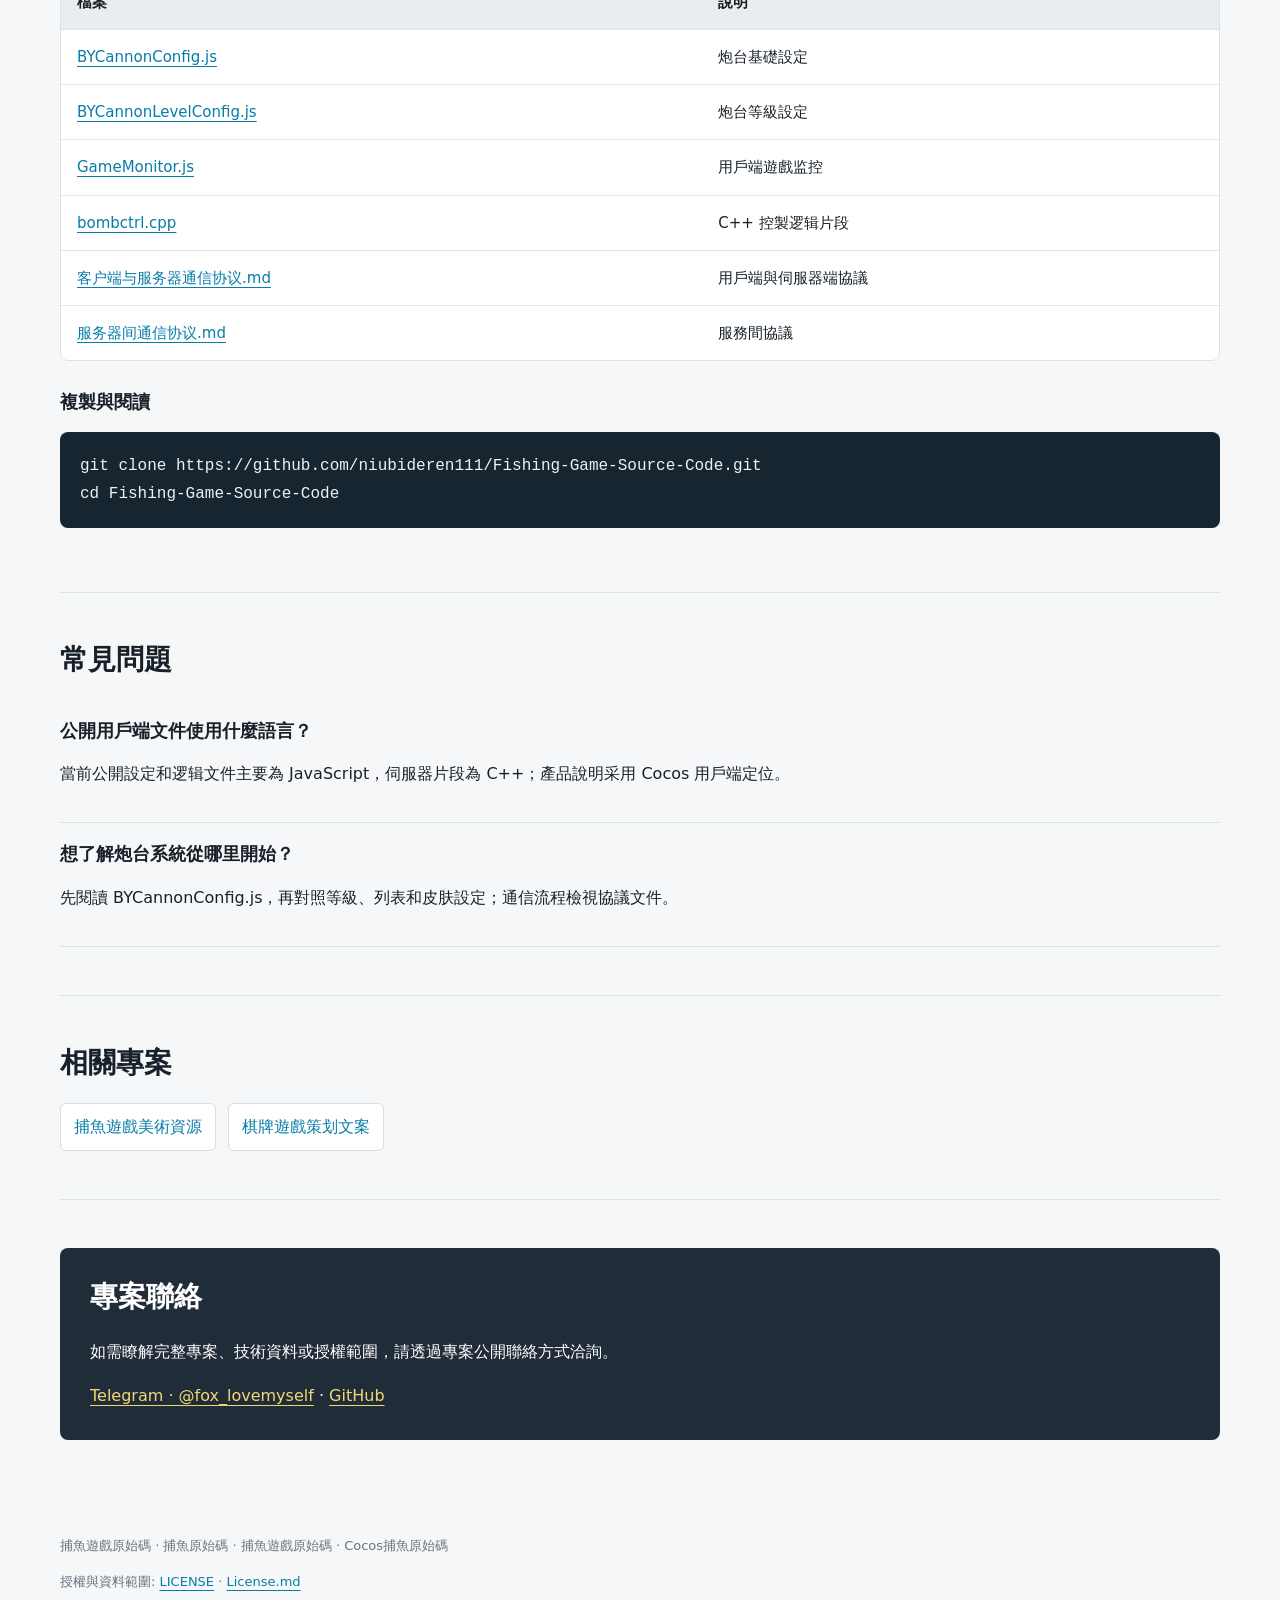
<file: docs/zh-tw/index.html>
<!doctype html>
<html lang="zh-Hant"><head><meta charset="utf-8"><meta name="viewport" content="width=device-width,initial-scale=1">
<title>捕魚原始碼｜Cocos 用戶端、C++ 伺服器端與炮台設定</title><meta name="description" content="面向街機捕魚玩法的用戶端與伺服器程式碼資料，展示房間選擇、炮台养成和 Boss 战斗效果。公開內容包含 JavaScript 炮台設定、遊戲监控文件、C++ 控製逻辑和通信協議文件。"><meta name="robots" content="index,follow,max-image-preview:large">
<link rel="canonical" href="https://niubideren111.github.io/Fishing-Game-Source-Code/zh-tw/"><link rel="alternate" hreflang="zh-CN" href="https://niubideren111.github.io/Fishing-Game-Source-Code/zh-cn/"><link rel="alternate" hreflang="zh-Hant" href="https://niubideren111.github.io/Fishing-Game-Source-Code/zh-tw/"><link rel="alternate" hreflang="en" href="https://niubideren111.github.io/Fishing-Game-Source-Code/en/"><link rel="alternate" hreflang="x-default" href="https://niubideren111.github.io/Fishing-Game-Source-Code/"><meta property="og:type" content="website"><meta property="og:locale" content="zh_TW"><meta property="og:title" content="捕魚原始碼｜Cocos 用戶端、C++ 伺服器端與炮台設定"><meta property="og:description" content="面向街機捕魚玩法的用戶端與伺服器程式碼資料，展示房間選擇、炮台养成和 Boss 战斗效果。公開內容包含 JavaScript 炮台設定、遊戲监控文件、C++ 控製逻辑和通信協議文件。"><meta property="og:url" content="https://niubideren111.github.io/Fishing-Game-Source-Code/zh-tw/"><meta property="og:image" content="https://niubideren111.github.io/Fishing-Game-Source-Code/assets/seo/fishing-game-source-code-01.jpg"><meta name="twitter:card" content="summary_large_image">
<link rel="stylesheet" href="../assets/seo/style.css"><script type="application/ld+json">{"@context":"https://schema.org","@type":"CollectionPage","name":"捕魚原始碼｜Cocos 用戶端、C++ 伺服器端與炮台設定","description":"面向街機捕魚玩法的用戶端與伺服器程式碼資料，展示房間選擇、炮台养成和 Boss 战斗效果。公開內容包含 JavaScript 炮台設定、遊戲监控文件、C++ 控製逻辑和通信協議文件。","url":"https://niubideren111.github.io/Fishing-Game-Source-Code/zh-tw/","inLanguage":"zh-Hant","image":"https://niubideren111.github.io/Fishing-Game-Source-Code/assets/seo/fishing-game-source-code-01.jpg","mainEntity":{"@type":"SoftwareSourceCode","name":"捕魚遊戲原始碼","codeRepository":"https://github.com/niubideren111/Fishing-Game-Source-Code","description":"面向街機捕魚玩法的用戶端與伺服器程式碼資料，展示房間選擇、炮台养成和 Boss 战斗效果。公開內容包含 JavaScript 炮台設定、遊戲监控文件、C++ 控製逻辑和通信協議文件。","programmingLanguage":["javascript","C++"]},"isPartOf":{"@type":"WebSite","name":"Fishing-Game-Source-Code","url":"https://niubideren111.github.io/Fishing-Game-Source-Code/"}}</script></head>
<body style="--accent:#087ca8"><div class="topline"></div><header><div class="wrap nav"><a class="brand" href="../">捕魚遊戲原始碼</a><div class="navlinks"><a href="#features">功能與技術資料</a><a href="#screenshots">產品截圖</a><a href="#files">原始碼與資料入口</a><span class="languages" aria-label="Language"><a href="../zh-cn/" hreflang="zh-CN">简体中文</a><a href="../zh-tw/" hreflang="zh-Hant" aria-current="page">繁體中文</a><a href="../en/" hreflang="en">English</a></span></div></div></header>
<main class="wrap"><section class="hero"><div><div class="eyebrow">Fishing Game Source Code</div><h1>捕魚遊戲原始碼</h1><p class="intro">面向街機捕魚玩法的用戶端與伺服器程式碼資料，展示房間選擇、炮台养成和 Boss 战斗效果。公開內容包含 JavaScript 炮台設定、遊戲监控文件、C++ 控製逻辑和通信協議文件。</p><p class="keyword-line">捕魚原始碼 · 捕魚遊戲原始碼 · Cocos捕魚原始碼 · C++捕魚伺服器端</p><div class="actions"><a class="button" href="https://github.com/niubideren111/Fishing-Game-Source-Code">檢視 GitHub 專案</a><a class="button secondary" href="#screenshots">瀏覽截圖</a></div></div><div class="hero-media"><img src="../assets/seo/fishing-game-source-code-01.jpg" alt="捕魚遊戲房間選擇與快速開始介面" fetchpriority="high"><p>捕魚遊戲房間選擇與快速開始介面</p></div></section>
<section class="section" id="features"><h2>功能與技術資料</h2><div class="grid"><article class="card"><h3>炮台與养成設定</h3><p>從 BYCannonConfig.js、等級和皮肤設定中檢視字段及設定關系。</p></article><article class="card"><h3>用戶端與伺服器協作</h3><p>結合 GameMonitor.js 與通信協議文件理解訊息流转。</p></article><article class="card"><h3>战斗效果與控製逻辑</h3><p>房間、养成與 Boss 截圖配合 C++ 控製文件，展示玩法與實作資料。</p></article></div></section>
<section class="section" id="screenshots"><h2>產品截圖</h2><p class="lede">以下截圖來自儲存庫已有的公開資料。點擊圖片可檢視大圖。</p><div class="gallery"><figure><a href="../assets/seo/fishing-game-source-code-01.jpg" aria-label="捕魚遊戲房間選擇與快速開始介面"><img src="../assets/seo/fishing-game-source-code-01.jpg" alt="捕魚遊戲房間選擇與快速開始介面" loading="lazy" decoding="async"></a><figcaption>捕魚遊戲房間選擇與快速開始介面</figcaption></figure><figure><a href="../assets/seo/fishing-game-source-code-02.jpg" aria-label="捕魚遊戲养成與锻造介面"><img src="../assets/seo/fishing-game-source-code-02.jpg" alt="捕魚遊戲养成與锻造介面" loading="lazy" decoding="async"></a><figcaption>捕魚遊戲养成與锻造介面</figcaption></figure><figure><a href="../assets/seo/fishing-game-source-code-03.jpg" aria-label="捕魚遊戲战斗場景與炮台特效"><img src="../assets/seo/fishing-game-source-code-03.jpg" alt="捕魚遊戲战斗場景與炮台特效" loading="lazy" decoding="async"></a><figcaption>捕魚遊戲战斗場景與炮台特效</figcaption></figure></div></section>
<section class="section" id="files"><h2>原始碼與資料入口</h2><p class="scope"><strong>公開範圍：</strong> 公開儲存庫提供程式碼片段、設定表、協議文件和產品截圖；不将當前文件集合描述為可直接啟動的完整遊戲工程。</p><div class="table-wrap"><table><thead><tr><th>檔案</th><th>說明</th></tr></thead><tbody><tr><td><a href="https://github.com/niubideren111/Fishing-Game-Source-Code/blob/main/BYCannonConfig.js">BYCannonConfig.js</a></td><td>炮台基礎設定</td></tr><tr><td><a href="https://github.com/niubideren111/Fishing-Game-Source-Code/blob/main/BYCannonLevelConfig.js">BYCannonLevelConfig.js</a></td><td>炮台等級設定</td></tr><tr><td><a href="https://github.com/niubideren111/Fishing-Game-Source-Code/blob/main/GameMonitor.js">GameMonitor.js</a></td><td>用戶端遊戲监控</td></tr><tr><td><a href="https://github.com/niubideren111/Fishing-Game-Source-Code/blob/main/bombctrl.cpp">bombctrl.cpp</a></td><td>C++ 控製逻辑片段</td></tr><tr><td><a href="https://github.com/niubideren111/Fishing-Game-Source-Code/blob/main/%E5%AE%A2%E6%88%B7%E7%AB%AF%E4%B8%8E%E6%9C%8D%E5%8A%A1%E5%99%A8%E9%80%9A%E4%BF%A1%E5%8D%8F%E8%AE%AE.md">客户端与服务器通信协议.md</a></td><td>用戶端與伺服器端協議</td></tr><tr><td><a href="https://github.com/niubideren111/Fishing-Game-Source-Code/blob/main/%E6%9C%8D%E5%8A%A1%E5%99%A8%E9%97%B4%E9%80%9A%E4%BF%A1%E5%8D%8F%E8%AE%AE.md">服务器间通信协议.md</a></td><td>服務間協議</td></tr></tbody></table></div><h3 style="margin-top:28px">複製與閱讀</h3><pre><code>git clone https://github.com/niubideren111/Fishing-Game-Source-Code.git
cd Fishing-Game-Source-Code</code></pre></section>
<section class="section" id="faq"><h2>常見問題</h2><div class="faq"><article><h3>公開用戶端文件使用什麼語言？</h3><p>當前公開設定和逻辑文件主要為 JavaScript，伺服器片段為 C++；產品說明采用 Cocos 用戶端定位。</p></article><article><h3>想了解炮台系統從哪里開始？</h3><p>先閱讀 BYCannonConfig.js，再對照等級、列表和皮肤設定；通信流程檢視協議文件。</p></article></div></section>
<section class="section"><h2>相關專案</h2><div class="related"><a href="https://github.com/niubideren111/Fishing-Game-Art-Assets">捕魚遊戲美術資源</a><a href="https://github.com/niubideren111/Chess-and-Card-Game-Product-Design-Copy">棋牌遊戲策划文案</a></div></section>
<section class="section"><div class="contact"><h2>專案聯絡</h2><p>如需瞭解完整專案、技術資料或授權範圍，請透過專案公開聯絡方式洽詢。</p><a href="https://t.me/fox_lovemyself">Telegram · @fox_lovemyself</a> · <a href="https://github.com/niubideren111/Fishing-Game-Source-Code">GitHub</a></div></section></main>
<footer class="wrap"><p>捕魚遊戲原始碼 · 捕魚原始碼 · 捕魚遊戲原始碼 · Cocos捕魚原始碼</p><p>授權與資料範圍: <a href="https://github.com/niubideren111/Fishing-Game-Source-Code/blob/main/LICENSE">LICENSE</a> · <a href="https://github.com/niubideren111/Fishing-Game-Source-Code/blob/main/License.md">License.md</a></p></footer></body></html>
</file>
<file: docs/assets/seo/style.css>
:root{color-scheme:light}*{box-sizing:border-box}html{scroll-behavior:smooth}body{margin:0;background:#f6f7f8;color:#18212a;font:16px/1.75 system-ui,-apple-system,"Segoe UI","Microsoft JhengHei","Microsoft YaHei",sans-serif}a{color:var(--accent);text-underline-offset:4px}a:focus-visible{outline:3px solid var(--accent);outline-offset:4px}.wrap{width:min(1160px,calc(100% - 40px));margin:auto}.topline{height:4px;background:var(--accent)}header{background:#fff;border-bottom:1px solid #dfe3e6;position:sticky;top:0;z-index:5}.nav{min-height:64px;display:flex;align-items:center;justify-content:space-between;gap:20px}.brand{font-weight:750;color:#17222d;text-decoration:none}.navlinks,.languages{display:flex;align-items:center;gap:18px;flex-wrap:wrap}.navlinks a,.languages a{font-size:14px;text-decoration:none;color:#42505c}.languages a[aria-current="page"]{color:var(--accent);font-weight:750;border-bottom:2px solid var(--accent)}.hero{display:grid;grid-template-columns:minmax(0,1.1fr) minmax(300px,.9fr);gap:48px;align-items:center;padding:64px 0 52px}.eyebrow{font-size:12px;font-weight:800;color:var(--accent);text-transform:uppercase}.hero h1{font-size:clamp(32px,4vw,50px);line-height:1.2;margin:14px 0 20px;letter-spacing:0}.intro{font-size:18px;color:#44525f;max-width:720px}.keyword-line{font-size:14px;color:#687581}.actions{display:flex;gap:12px;flex-wrap:wrap;margin-top:26px}.button{display:inline-flex;align-items:center;min-height:44px;padding:9px 18px;border:1px solid var(--accent);border-radius:6px;background:var(--accent);color:#fff;text-decoration:none;font-weight:700}.button.secondary{background:#fff;color:#24313c;border-color:#b9c2c9}.hero-media{background:#16232f;padding:18px;border-radius:8px}.hero-media img{display:block;width:100%;height:320px;object-fit:contain;background:#0f1922}.hero-media p{color:#d8e1e8;font-size:13px;margin:12px 0 0}.section{padding:48px 0;border-top:1px solid #dce1e4}.section h2{font-size:28px;line-height:1.35;margin:0 0 22px}.section h3{font-size:18px;line-height:1.45;margin:0 0 10px}.lede{max-width:850px;color:#53616c}.grid{display:grid;grid-template-columns:repeat(3,minmax(0,1fr));gap:18px}.card{background:#fff;border:1px solid #dce2e6;border-radius:8px;padding:24px}.card p{color:#56646f;margin:0}.gallery{display:grid;grid-template-columns:repeat(3,minmax(0,1fr));gap:18px}.gallery figure{margin:0;background:#fff;border:1px solid #dce2e6;border-radius:8px;overflow:hidden}.gallery img{width:100%;height:255px;object-fit:contain;background:#eef1f3;display:block}.gallery figcaption{padding:14px 16px;color:#475661;font-size:14px}.scope{border-left:4px solid var(--accent);background:#fff;padding:16px 20px;margin:20px 0}.table-wrap{overflow:auto;border:1px solid #dce2e6;border-radius:8px}table{border-collapse:collapse;width:100%;background:#fff;font-size:15px}th,td{text-align:left;padding:14px 16px;border-bottom:1px solid #e1e5e8;overflow-wrap:anywhere}th{background:#e9edf0}tr:last-child td{border-bottom:0}pre{background:#172531;color:#ecf2f6;padding:20px;border-radius:8px;overflow:auto}code{font-family:ui-monospace,SFMono-Regular,Consolas,monospace}.faq article{padding:18px 0;border-bottom:1px solid #dce1e4}.related{display:flex;gap:12px;flex-wrap:wrap}.related a{background:#fff;border:1px solid #d7dde1;border-radius:6px;padding:9px 13px;text-decoration:none}.contact{background:#202d38;color:#fff;padding:30px;border-radius:8px}.contact a{color:#f2d778}footer{padding:34px 0 50px;color:#65737e;font-size:13px}.language-home{padding:68px 0}.language-home h1{font-size:clamp(30px,4vw,48px);line-height:1.25}.language-grid{display:grid;grid-template-columns:repeat(3,1fr);gap:18px;margin-top:32px}.language-grid a{display:block;background:#fff;border:1px solid #dce2e6;border-top:4px solid var(--accent);border-radius:8px;padding:24px;text-decoration:none;color:#26333d}.language-grid strong{display:block;font-size:19px;margin-bottom:5px}.language-preview{margin-top:40px;background:#14212c;padding:18px;border-radius:8px}.language-preview img{display:block;width:100%;max-height:440px;object-fit:contain}.muted{color:#667580}@media(max-width:800px){.wrap{width:min(100% - 28px,1160px)}header{position:static}.nav{align-items:flex-start;flex-direction:column;padding:14px 0}.navlinks{gap:12px}.hero{grid-template-columns:1fr;padding:38px 0;gap:26px}.hero-media img{height:260px}.grid,.gallery,.language-grid{grid-template-columns:1fr}.section{padding:36px 0}.section h2{font-size:24px}}@media(prefers-reduced-motion:reduce){html{scroll-behavior:auto}}
</file>
